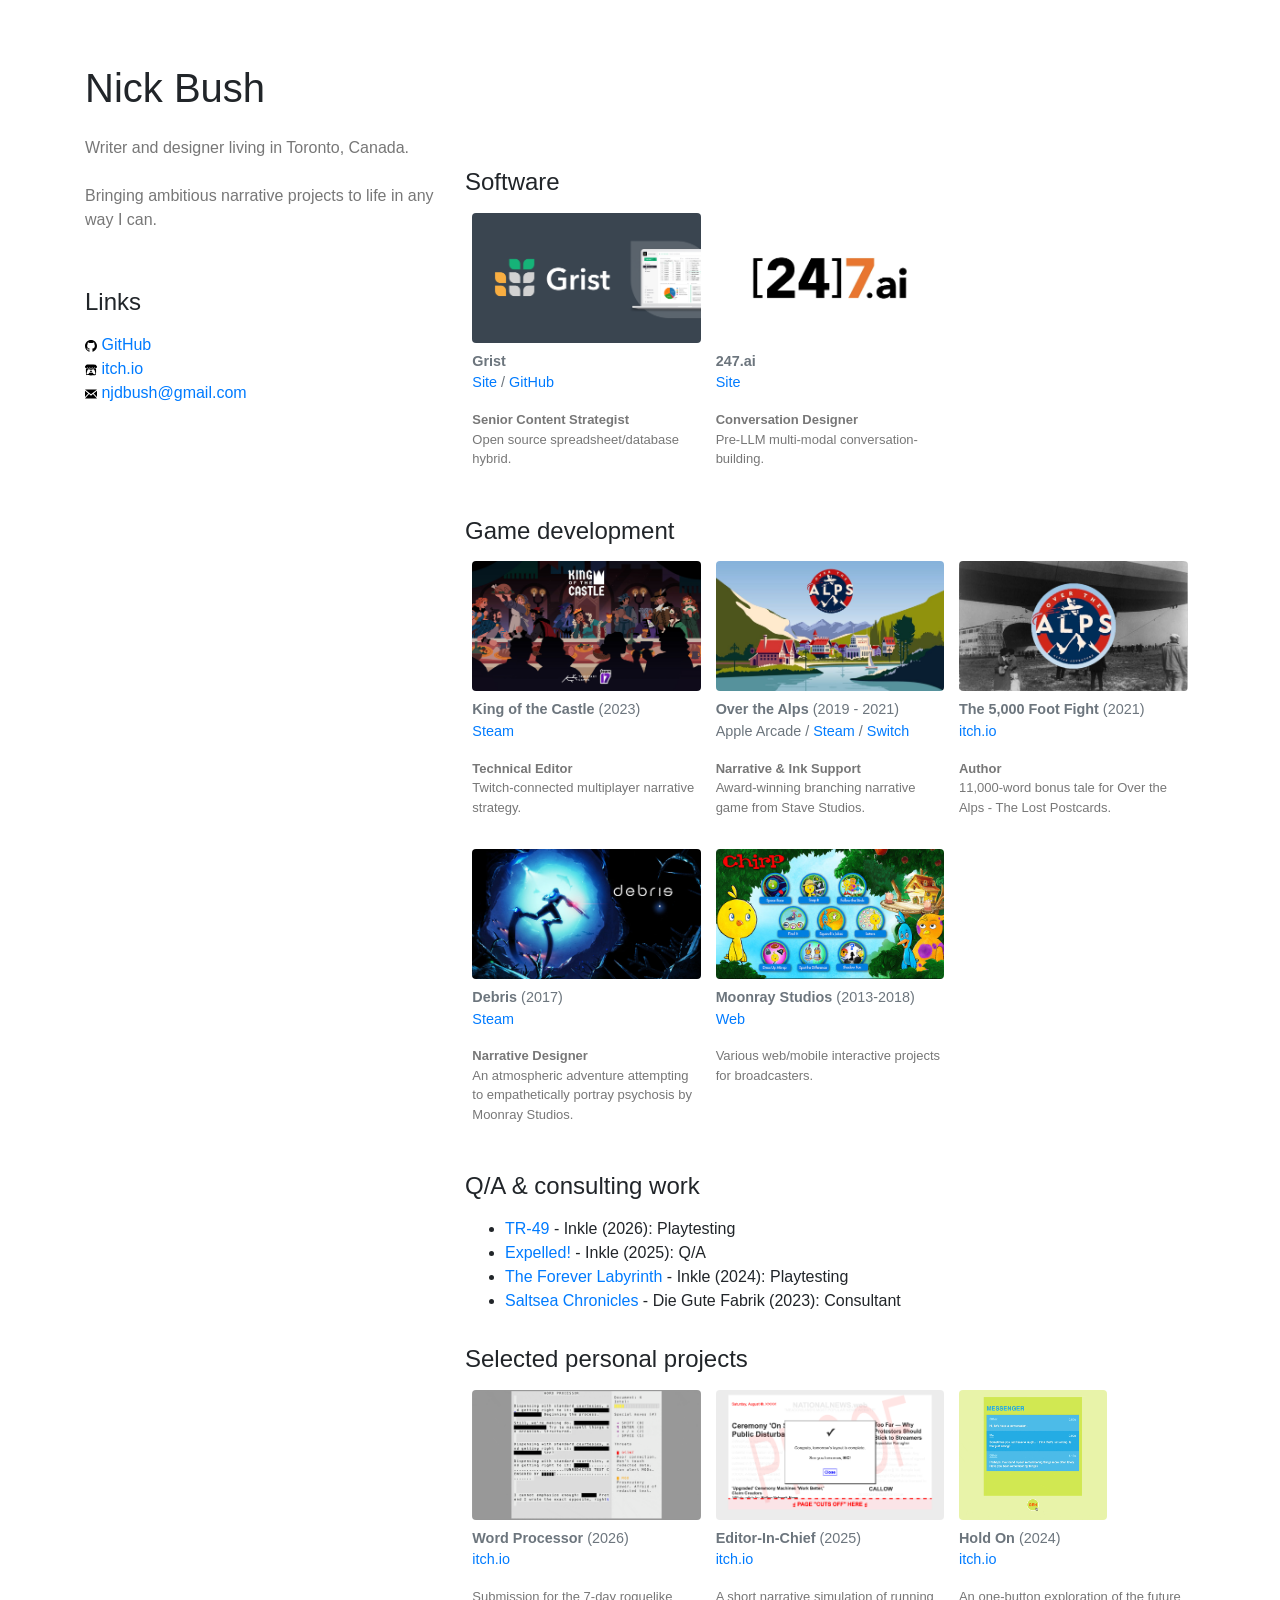
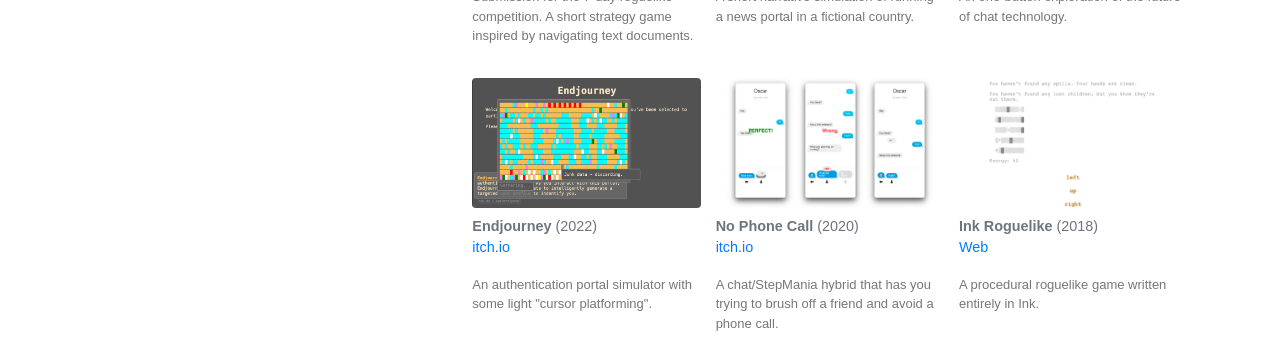
<file: index.html>
<!doctype html>
<html lang="en">
  <head><meta http-equiv="Content-Type" content="text/html; charset=windows-1252">
    
    <!-- Required meta tags -->
    <meta charset="utf-8">
    <meta name="viewport" content="width=device-width, initial-scale=1, shrink-to-fit=no">

    <!-- Bootstrap CSS -->
    <link rel="stylesheet" href="https://stackpath.bootstrapcdn.com/bootstrap/4.4.1/css/bootstrap.min.css" integrity="sha384-Vkoo8x4CGsO3+Hhxv8T/Q5PaXtkKtu6ug5TOeNV6gBiFeWPGFN9MuhOf23Q9Ifjh" crossorigin="anonymous">
    <!-- Custom CSS -->
    <link rel="stylesheet" href="custom.css">

    <title>Nick Bush</title>
  </head>
  <body>
    <header>
      <div class="blog-header">
        <div class="container">
          <h1 class="blog-title">Nick Bush</h1>
        </div>
      </div>
    </header>

    <main role="main" class="container">

      <div class="row">
        <aside class="col-sm-4 ml-sm-auto blog-sidebar">
          <div class="sidebar-module">
            <p>Writer and designer living in Toronto, Canada.</p>
            <br />
            <p>Bringing ambitious narrative projects to life in any way I can.</p>
            <br />
            <h4 class="blog-post-title">Links</h4>
            <ol class="list-unstyled">
              <!--<li><a href="resume.html">CV</a> (<a href="NickBush_CV.pdf">PDF</a>)</li>
              <li><svg xmlns="http://www.w3.org/2000/svg" width="12" height="12" viewBox="0 0 24 24"><path d="M24 4.557c-.883.392-1.832.656-2.828.775 1.017-.609 1.798-1.574 2.165-2.724-.951.564-2.005.974-3.127 1.195-.897-.957-2.178-1.555-3.594-1.555-3.179 0-5.515 2.966-4.797 6.045-4.091-.205-7.719-2.165-10.148-5.144-1.29 2.213-.669 5.108 1.523 6.574-.806-.026-1.566-.247-2.229-.616-.054 2.281 1.581 4.415 3.949 4.89-.693.188-1.452.232-2.224.084.626 1.956 2.444 3.379 4.6 3.419-2.07 1.623-4.678 2.348-7.29 2.04 2.179 1.397 4.768 2.212 7.548 2.212 9.142 0 14.307-7.721 13.995-14.646.962-.695 1.797-1.562 2.457-2.549z"/></svg> <a href="https://twitter.com/njdbush" target="_blank">njdbush</a></li>-->
              <li><svg xmlns="http://www.w3.org/2000/svg" width="12" height="12" viewBox="0 0 24 24"><path d="M12 0c-6.626 0-12 5.373-12 12 0 5.302 3.438 9.8 8.207 11.387.599.111.793-.261.793-.577v-2.234c-3.338.726-4.033-1.416-4.033-1.416-.546-1.387-1.333-1.756-1.333-1.756-1.089-.745.083-.729.083-.729 1.205.084 1.839 1.237 1.839 1.237 1.07 1.834 2.807 1.304 3.492.997.107-.775.418-1.305.762-1.604-2.665-.305-5.467-1.334-5.467-5.931 0-1.311.469-2.381 1.236-3.221-.124-.303-.535-1.524.117-3.176 0 0 1.008-.322 3.301 1.23.957-.266 1.983-.399 3.003-.404 1.02.005 2.047.138 3.006.404 2.291-1.552 3.297-1.23 3.297-1.23.653 1.653.242 2.874.118 3.176.77.84 1.235 1.911 1.235 3.221 0 4.609-2.807 5.624-5.479 5.921.43.372.823 1.102.823 2.222v3.293c0 .319.192.694.801.576 4.765-1.589 8.199-6.086 8.199-11.386 0-6.627-5.373-12-12-12z"/></svg> <a href="https://github.com/nbush" target="_blank">GitHub</a></li>
              <li><svg xmlns="http://www.w3.org/2000/svg" width="12" height="12" viewBox="0 0 245.371 220.736"><path d="M31.99 1.365C21.287 7.72.2 31.945 0 38.298v10.516C0 62.144 12.46 73.86 23.773 73.86c13.584 0 24.902-11.258 24.903-24.62 0 13.362 10.93 24.62 24.515 24.62 13.586 0 24.165-11.258 24.165-24.62 0 13.362 11.622 24.62 25.207 24.62h.246c13.586 0 25.208-11.258 25.208-24.62 0 13.362 10.58 24.62 24.164 24.62 13.585 0 24.515-11.258 24.515-24.62 0 13.362 11.32 24.62 24.903 24.62 11.313 0 23.773-11.714 23.773-25.046V38.298c-.2-6.354-21.287-30.58-31.988-36.933C180.118.197 157.056-.005 122.685 0c-34.37.003-81.228.54-90.697 1.365zm65.194 66.217a28.025 28.025 0 0 1-4.78 6.155c-5.128 5.014-12.157 8.122-19.906 8.122a28.482 28.482 0 0 1-19.948-8.126c-1.858-1.82-3.27-3.766-4.563-6.032l-.006.004c-1.292 2.27-3.092 4.215-4.954 6.037a28.5 28.5 0 0 1-19.948 8.12c-.934 0-1.906-.258-2.692-.528-1.092 11.372-1.553 22.24-1.716 30.164l-.002.045c-.02 4.024-.04 7.333-.06 11.93.21 23.86-2.363 77.334 10.52 90.473 19.964 4.655 56.7 6.775 93.555 6.788h.006c36.854-.013 73.59-2.133 93.554-6.788 12.883-13.14 10.31-66.614 10.52-90.474-.022-4.596-.04-7.905-.06-11.93l-.003-.045c-.162-7.926-.623-18.793-1.715-30.165-.786.27-1.757.528-2.692.528a28.5 28.5 0 0 1-19.948-8.12c-1.862-1.822-3.662-3.766-4.955-6.037l-.006-.004c-1.294 2.266-2.705 4.213-4.563 6.032a28.48 28.48 0 0 1-19.947 8.125c-7.748 0-14.778-3.11-19.906-8.123a28.025 28.025 0 0 1-4.78-6.155 27.99 27.99 0 0 1-4.736 6.155 28.49 28.49 0 0 1-19.95 8.124c-.27 0-.54-.012-.81-.02h-.007c-.27.008-.54.02-.813.02a28.49 28.49 0 0 1-19.95-8.123 27.992 27.992 0 0 1-4.736-6.155zm-20.486 26.49l-.002.01h.015c8.113.017 15.32 0 24.25 9.746 7.028-.737 14.372-1.105 21.722-1.094h.006c7.35-.01 14.694.357 21.723 1.094 8.93-9.747 16.137-9.73 24.25-9.746h.014l-.002-.01c3.833 0 19.166 0 29.85 30.007L210 165.244c8.504 30.624-2.723 31.373-16.727 31.4-20.768-.773-32.267-15.855-32.267-30.935-11.496 1.884-24.907 2.826-38.318 2.827h-.006c-13.412 0-26.823-.943-38.318-2.827 0 15.08-11.5 30.162-32.267 30.935-14.004-.027-25.23-.775-16.726-31.4L46.85 124.08C57.534 94.073 72.867 94.073 76.7 94.073zm45.985 23.582v.006c-.02.02-21.863 20.08-25.79 27.215l14.304-.573v12.474c0 .584 5.74.346 11.486.08h.006c5.744.266 11.485.504 11.485-.08v-12.474l14.304.573c-3.928-7.135-25.79-27.215-25.79-27.215v-.006l-.003.002z"/></svg> <a href="https://bushn.itch.io/" target="_blank">itch.io</a></li>
              <li><svg xmlns="http://www.w3.org/2000/svg" width="12" height="12" viewBox="0 0 24 24"><path d="M12 12.713l-11.985-9.713h23.971l-11.986 9.713zm-5.425-1.822l-6.575-5.329v12.501l6.575-7.172zm10.85 0l6.575 7.172v-12.501l-6.575 5.329zm-1.557 1.261l-3.868 3.135-3.868-3.135-8.11 8.848h23.956l-8.11-8.848z"/></svg> <a href="mailto:njdbush@gmail.com">njdbush@gmail.com</a></li>
            </ol>
          </div>
        </aside>

        <div class="col-sm-8 blog-main">

          <div class="blog-post">
            <h4 class="blog-post-title">Software</h4>
            <div class="grid-wrapper">
              <div class="img-parent">
                <figure class="figure">
                  <img src="img/2026-grist.png" class="figure-img img-fluid rounded" alt="Grist">
                  <figcaption class="figure-caption"><b>Grist</b>
                    <br /><a href="https://www.getgrist.com/" target="_blank">Site</a> / <a href="https://github.com/gristlabs/grist-core" target="_blank">GitHub</a></figcaption>
                </figure>
                <p><b>Senior Content Strategist</b> <br />Open source spreadsheet/database hybrid.</p>
              </div>
              <div class="img-parent">
                <figure class="figure">
                  <img src="img/2026-247.png" class="figure-img img-fluid rounded" alt="Grist">
                  <figcaption class="figure-caption"><b>247.ai</b>
                    <br /><a href="https://www.247.ai/" target="_blank">Site</a></figcaption>
                </figure>
                <p><b>Conversation Designer</b> <br />Pre-LLM multi-modal conversation-building.</p>
              </div>
            </div>
          </div>

          <div class="blog-post">
            <h4 class="blog-post-title">Game development</h4>
            <div class="grid-wrapper">
              <div class="img-parent">
                <figure class="figure">
                  <img src="img/2026-kotc.jpg" class="figure-img img-fluid rounded" alt="King of the Castle">
                  <figcaption class="figure-caption"><b>King of the Castle</b> (2023)
                    <br /> <a href="https://store.steampowered.com/app/1839880/" target="_blank">Steam</a></figcaption>
                </figure>
                <p><b>Technical Editor</b> <br />Twitch-connected multiplayer narrative strategy.</p>
              </div>

              <div class="img-parent">
                <figure class="figure">
                  <img src="img/2026-ota.jpg" class="figure-img img-fluid rounded" alt="Over the Alps">
                  <figcaption class="figure-caption"><b>Over the Alps</b> (2019 - 2021)
                    <br /> Apple Arcade / <a href="https://store.steampowered.com/app/1227400" target="_blank">Steam</a> / <a href="https://www.nintendo.com/games/detail/over-the-alps-switch/" target="_blank">Switch</a></figcaption>
                </figure>
                <p><b>Narrative & Ink Support</b> <br />Award-winning branching narrative game from Stave Studios.</p>
              </div>

              <div class="img-parent">
                <figure class="figure">
                  <img src="img/2026-ota-5000.jpg" class="figure-img img-fluid rounded" alt="The Five Thousand Foot Fight">
                  <figcaption class="figure-caption"><b>The 5,000 Foot Fight</b> (2021)
                    <br /> <a href="https://overthealps.itch.io/the-five-thousand-foot-fight" target="_blank">itch.io</a></figcaption>
                </figure>
                <p><b>Author</b> <br />11,000-word bonus tale for Over the Alps - The Lost Postcards.</p>
              </div>

              <div class="img-parent">
                <figure class="figure">
                  <img src="img/2026-debris.jpg" class="figure-img img-fluid rounded" alt="Debris">
                  <figcaption class="figure-caption"><b>Debris</b> (2017)
                    <br /> <a href="https://store.steampowered.com/app/669660/Debris/" target="_blank">Steam</a></figcaption>
                </figure>
                <p><b>Narrative Designer</b> <br />An atmospheric adventure attempting to empathetically portray psychosis by Moonray Studios.</p>
              </div>

              <div class="img-parent">
                <figure class="figure">
                  <img src="img/2026-chirp.jpg" class="figure-img img-fluid rounded" alt="Moonray Studios">
                  <figcaption class="figure-caption"><b>Moonray Studios</b> (2013-2018)
                    <br /> <a href="http://moonraystudios.com/" target="_blank">Web</a>
                    </figcaption>
                </figure>
                <p>Various web/mobile interactive projects for broadcasters.</p>
              </div>
            </div>
          </div>

          <div class="blog-post">
            <h4 class="blog-post-title">Q/A & consulting work</h4>
            <div class="">
              <ul>
                <li><a href="https://store.steampowered.com/app/3838370/TR49/" target="_blank">TR-49</a> - Inkle (2026): Playtesting</li>
                <li><a href="https://store.steampowered.com/app/2963890/Expelled/" target="_blank">Expelled!</a> - Inkle (2025): Q/A</li>
                <li><a href="https://artsandculture.google.com/experiment/the-forever-labyrinth/WAG_QoNY4_4vOQ?hl=en" target="_blank">The Forever Labyrinth</a> - Inkle (2024): Playtesting</li>
                <li><a href="https://store.steampowered.com/app/1419620/Saltsea_Chronicles/en" target="_blank">Saltsea Chronicles</a> - Die Gute Fabrik (2023): Consultant</li>
              </ul>
            </div>
          </div>

          <div class="blog-post">
            <h4 class="blog-post-title">Selected personal projects</h4>
            <div class="grid-wrapper">

              <div class="img-parent">
                <figure class="figure">
                  <img src="img/2026-wp.gif" class="figure-img img-fluid rounded" alt="Word Processor">
                  <figcaption class="figure-caption"><b>Word Processor</b> (2026)
                    <br /> <a href="https://bushn.itch.io/word-processor" target="_blank">itch.io</a>
                  </figcaption>
                </figure>
                <p>Submission for the 7-day roguelike competition. A short strategy game inspired by navigating text documents.</p>
              </div>

              <div class="img-parent">
                <figure class="figure">
                  <img src="img/2026-eic.png" class="figure-img img-fluid rounded" alt="Editor-In-Chief">
                  <figcaption class="figure-caption"><b>Editor-In-Chief</b> (2025)
                    <br /> <a href="https://bushn.itch.io/eic" target="_blank">itch.io</a>
                  </figcaption>
                </figure>
                <p>A short narrative simulation of running a news portal in a fictional country.</p>
              </div>

              <div class="img-parent">
                <figure class="figure">
                  <img src="img/2026-holdon.gif" class="figure-img img-fluid rounded" alt="Hold On">
                  <figcaption class="figure-caption"><b>Hold On</b> (2024)
                    <br /> <a href="https://bushn.itch.io/hold-on" target="_blank">itch.io</a>
                  </figcaption>
                </figure>
                <p>An one-button exploration of the future of chat technology.</p>
              </div>

              <div class="img-parent">
                <figure class="figure">
                  <img src="img/end.png" class="figure-img img-fluid rounded" alt="Endjourney">
                  <figcaption class="figure-caption"><b>Endjourney</b> (2022)
                    <br /> <a href="https://bushn.itch.io/endjourney" target="_blank">itch.io</a>
                  </figcaption>
                </figure>
                <p>An authentication portal simulator with some light "cursor platforming".</p>
              </div>

              <div class="img-parent">
                <figure class="figure">
                  <img src="img/no_phone_call.png" class="figure-img img-fluid rounded" alt="No Phone Call">
                  <figcaption class="figure-caption"><b>No Phone Call</b> (2020)
                    <br /> <a href="https://bushn.itch.io/no-phone-call" target="_blank">itch.io</a>
                  </figcaption>
                </figure>
                <p>A chat/StepMania hybrid that has you trying to brush off a friend and avoid a phone call.</p>
              </div>

              <div class="img-parent">
                <figure class="figure">
                  <img src="img/dark_aisle.png" class="figure-img img-fluid rounded" alt="Ink Roguelike">
                  <figcaption class="figure-caption"><b>Ink Roguelike</b> (2018)
                    <br /> <a href="https://github.com/nbush/ink_roguelike" target="_blank">Web</a>
                  </figcaption>
                </figure>
                <p>A procedural roguelike game written entirely in Ink.</p>
              </div>

              <!--
              <div class="img-parent">
                <figure class="figure">
                  <img src="img/house_party.png" class="figure-img img-fluid rounded" alt="House Party">
                  <figcaption class="figure-caption"><b>House Party</b> (2019)
                    <br /> <a href="https://bushn.itch.io/house-party" target="_blank">itch.io</a>
                  </figcaption>
                </figure>
                <p>InkJam 2019 submission. Ink-based roguelike built with rot.js in 72 hours.</p>
              </div>

              <div class="img-parent">
                <figure class="figure">
                  <img src="img/life_objective.png" class="figure-img img-fluid rounded" alt="Life Objective">
                  <figcaption class="figure-caption"><b>Life Objective</b> (2014)
                    <br /> <a href="http://bushn.pythonanywhere.com/" target="_blank">Web</a>           
                  </figure>
                  <p>A quantitative social network built in Python/Flask.</p>
              </div>

              <div class="img-parent">
                <figure class="figure">
                  <img src="img/headache.png" class="figure-img img-fluid rounded" alt="Headache">
                  <figcaption class="figure-caption"><b>Headache</b> (2013)
                    <br /> <a href="http://nbush.github.io/headache/" target="_blank">Web</a>
                  </figcaption>
                </figure>
                <p>A plaintext obfuscation joke. </p>
              </div>

              <div class="img-parent">
                <figure class="figure">
                  <img src="img/depth.png" class="figure-img img-fluid rounded" alt="Depth">
                  <figcaption class="figure-caption"><b>Depth</b> (2013)
                    <br /> <a href="http://nbush.github.io/depth/" target="_blank">Web</a>
                  </figcaption>
                </figure>
                <p>A CSS/JS depth-of-field test.</p>
              </div>
            -->
            </div>
            
          </div>

        </div><!-- /.blog-main -->

      </div><!-- /.row -->

    </main><!-- /.container -->
  </body>
</html>
</file>
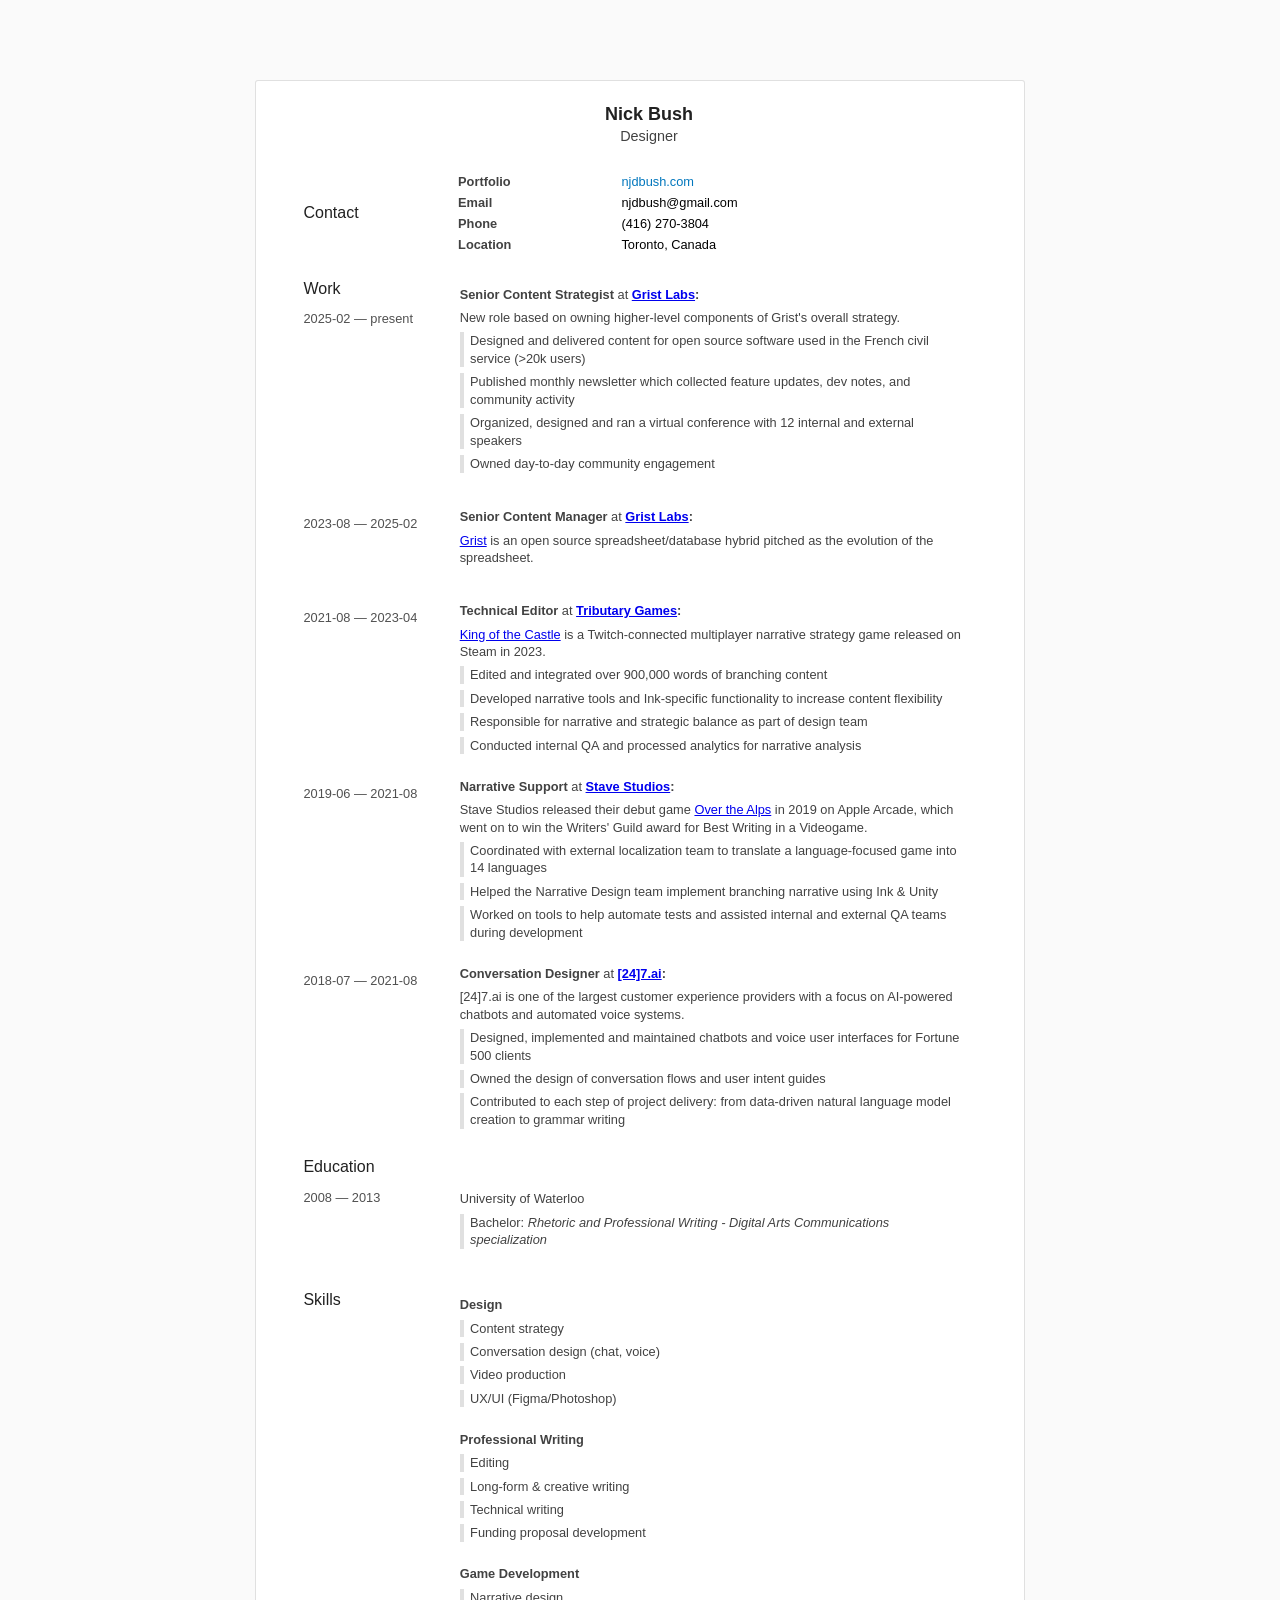
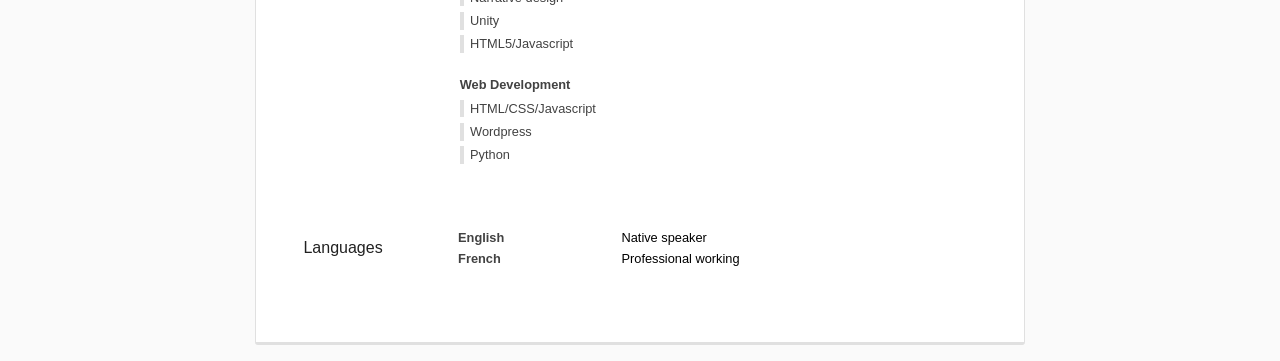
<file: resume.html>
<!DOCTYPE html>
<html>
<head>
  <meta charset="utf-8">
  <meta name="viewport" content="width=device-width, user-scalable=no, minimal-ui">
  <title>Nick Bush</title>

  <style>
    body, html {
      font-family: "Open Sans", sans-serif;
      font-size: 12pt;
      padding-top:2.5em;
      margin:0;
      background-color:#fafafa;
      line-height: 1.1em;
    }
    
    .note {
      display:block;
      position: absolute;
      top:10px;
      left:10px;
      font-size: 0.6em;
    }
    
    .new {
      background-color: #81C784;
      border: 1px solid #757575;
      padding: 1px;
      border-radius: 4px;
    }
    
    /* Header */
    
    header {
      width:100%;
      vertical-align: middle;
      text-align: center;
    }
    
    .header-content {
      display: inline-block;
    }
    
    .header-text {
      margin-top:0.5em;
      margin-left:1em;
      font-size: large;
      font-weight: bold;
    }
    
    header p {
      text-align:center;
      margin:0;
      color: #212121;
    }
    
    .first-name {
        font-size: 1.05em;
    }
    
    .subtitle {
      padding-top:.3em;
      font-size:0.8em;
      font-weight:500;
      color: #424242;
    }
    
    /* Information */
    
    .paper {
      margin: 0 auto;
      margin-bottom:1em;
      
      background-color:white;
      width:60%;
      
      padding:1em 0 1em 0;
      
      border-top: 1px solid #e0e0e0;
      border-left: 1px solid #e0e0e0;
      border-right: 1px solid #e0e0e0;
      border-bottom: 3px solid #e0e0e0;
      border-radius:3px;
    }
    
    @media(max-width:992px) {
      .paper {
        width:80%;
      }
    }
    
    /* Content Part */
    
    .content-wrapper {
      padding-right:7.25%;
    }
    
    .content {
      display:table;
      width:100%;
      
      padding-top:1.5em;
      
      /*border-top: 1px solid #eeeeee;*/
    }
    
    .content:last-child {
      margin-bottom: 2em;
    }
    
    body > div > article > div > section:last-child {
      padding-bottom:1.5em;
    }
    
    .row {
        display:table-row;
    }
    .row div {
        display:table-cell;
    }
    
    .content-cat {
      color: #212121;
      
      vertical-align:middle;
    
      padding-left:6.66%;
      width:25%;
    }
    
    .content-cat p {
      font-size:0.8em;
      font-weight:400;
      color: #505050;
      margin-bottom:0;
    }
    
    .big-text {
      vertical-align:top;
    }
    
    .content-text ul {
      padding:0;
      margin:0;
      margin-top:0.15em;
      
      width:85%;
      margin-left:1.5em;
    }
    
    .content-text ul:last-child {
      margin-bottom:0.5em;
    }
    
    .content-text ul li {
      font-size:0.8em;
      
      display:inline-block;
    }
    
    .content-text ul li:first-child {
      width:35%;
      
      color: #424242;
      
      font-weight:600;
    }
    
    .content-text ul li a, div.content-text.work-listing.education-listing > p > strong > a {
      text-decoration: none;
      color: #0277bd;
    }
    
    .content-text ul li a:hover {
      color:#4fc3f7;
    }
    
    .work-listing p {
      font-size:0.8em;
      
      color: #424242;
      
      margin-left:2em;
      margin-top:0.45em;
      margin-bottom: 0.45em;
    }
    
    div.content-text.work-listing.education-listing > p:nth-child(2) {
      margin-top:0.25em;
    }
    
    .work-listing .highlight {
      font-size:0.8em;
      font-weight:400;
      
      color: #424242;
      
      padding-left:0.5em;
      
      border-left:4px solid #e0e0e0;
      
    }
    
    .education-listing > .heading {
      font-weight:600;
      
      margin-top:0.75em;
      margin-left:2em;
    }
    
    .education-listing > .highlight {
      margin-left:3.25em;
    }
    
    .highlight {
      transition: border .33s ease-in;
    }
    
    .profiles-listing ul li, .profiles-listing ul li:first-child {
      width:32%;
      font-weight: normal;
    }
    
    .work-content, .education-content {
      padding-top: .75em;
    }
    
    section.content.education-content > div > div.content-cat {
      vertical-align: top;
    }
    
    div.content-text.skills-listing > p {
      font-size:0.8em;
      font-weight:400;
    
      margin-left: 2em;
      margin-top: 0.45em;
      margin-bottom: 0.45em;
    }
    
    div.content-text.skills-listing > p > {
      color:#212121;
    }
    
    @media screen and (max-width: 600px) {
      body, html {
        padding-top: 30px;
      }
    
      .paper {
        width:95%;
      }
    
      .row div {
        display: block;
      }
    
      .content-cat {
        width: 100%;
      }
    
      .content-text ul li {
        width: 100%;
      }
    
      .content-text ul li:first-child {
        width: 100%;
      }
      
      .education-listing > .highlight {
        margin-left: 30px;
      }
    }</style>
    
    <style media="print">
    body, html {
      background-color: white;
      padding-top: 1.5em;
    }
    
    .paper {
      width:100%;
      border: 0;
    
      padding-top: 0;
    }
    
    header p {
      font-size: 1.3em;
    }
    
    .subtitle {
      font-size: 0.7em;
    }
    
    .header-pic {
      float:left;
    }
    
    .profiles {
      display:none;
    }
    
    .content {
      page-break-inside:avoid; 
      page-break-after:auto;
    }
    
    .header-text {
      float:left;
      margin-top: -1.6em;
    }
    
    .content-wrapper > .content:first-child {
      padding-top: 2em;
    }
    
    .content:last-child {
      padding-bottom: 0;
    }
    
    .content-cat {
      width:33%;
      color:black;
      text-align: left;
    }
    
    .content-cat p {
      font-size:0.8em;
      font-weight: 600;
    }
    
    header p, .content-text, .work-listing p, .content-text ul li:first-child, .work-listing .highlight, .content-text.skills-listing > ul > li > .highlight {
      color:black;
    }
    
    .content-text.skills-listing > ul > li span, .subtitle {
      color:#212121;
    }
    
    .content-text ul:last-child {
      margin-bottom: 0.25em;
    }
    
    .content-text ul li:first-child {
      width:50%;
    }
    
    .profiles-listing ul li:first-child {
      width:32%;
    }
    
    div.content-text.skills-listing > ul > li {
      width:33%;
    }
    
    .work-listing p {
      margin-bottom: 0.1em;
    }
    
    div.content-text.skills-listing > ul > li > p {
      margin-top: 0.4em;
      margin-bottom: 0.5em;
    }
    
    div.content-text.skills-listing > ul > li {
      padding-left: 1.5em;
    }
    
    div.content-text.skills-listing > ul > li:first-child {
      padding-left: 2em;
    }
    
    .note {
      display:none;
    }
    
    .content-text:hover {
      border-left:1px solid #eeeeee;
    }
    
    .content-text ul li a:hover {
      color:#4fc3f7;
    }
    
    .highlight:hover, .content-text.skills-listing > ul > li > .highlight:hover {
      border-left:1px solid #eeeeee;
    }
    
    .big-text {
      padding-top: 0;
    }
    </style>
</head>
<body>
  <div class="resume-wrapper">
    <article class="paper">
        <header>
          <div class="header-content">
            <div class="header-text">
              <p>
                Nick Bush
              </p>
              <p class="subtitle">Designer</p>
            </div>
          </div>
        </header>
        <div class="content-wrapper">
          <!-- CONTACT -->
          <section class="content">
            <div class="row">
              <div class="content-cat">
                Contact
              </div>
              <div class="content-text">
                  <ul>
                    <li>Portfolio</li>
                    <li><a href="http://njdbush.com/">njdbush.com</a></li>
                  </ul>
                  <!-- <ul>
                    <li>GitHub</li>
                    <li><a href="https://github.com/nbush" target="_blank">github.com/nbush</a></li>
                  </ul> -->
                  <!-- <ul>
                    <li>itch</li>
                    <li><a href="https://bushn.itch.io/" target="_blank">bushn.itch.io/</a></li>
                  </ul> -->
                  <ul>
                    <li>Email</li>
                    <li>njdbush@gmail.com</li>
                  </ul>
                  <ul>
                    <li>Phone</li>
                    <li>(416) 270-3804</li>
                  </ul>
                  <ul style="margin-bottom: 0.15em;">
                      <li>Location</li>
                      <li>Toronto, Canada</li>
                  </ul>
              </div>
            </div>
          </section>
                <section class="content">
                  <div class="row">
                    <div class="content-cat big-text">
                        Work
                          <p>2025-02 — present</p>
                    </div>
                    <div class="content-text work-listing">
                          <p>
                          <strong>Senior Content Strategist</strong>
                          at <strong><a href="https://www.getgrist.com/" target="_blank">Grist Labs</a>:</strong>
                        </p>
                        <p>New role based on owning higher-level components of Grist's overall strategy.</p>
                          <p class="highlight">Designed and delivered content for open source software used in the French civil service (>20k users)</p>
                          <p class="highlight">Published monthly newsletter which collected feature updates, dev notes, and community activity</p>
                          <p class="highlight">Organized, designed and ran a virtual conference with 12 internal and external speakers</p>
                          <p class="highlight">Owned day-to-day community engagement</p>
                    </div>
                  </div>
                </section>
                <section class="content">
                  <div class="row">
                    <div class="content-cat big-text">
                          <p>2023-08 — 2025-02</p>
                    </div>
                    <div class="content-text work-listing">
                          <p>
                          <strong>Senior Content Manager</strong>
                          at <strong><a href="https://www.getgrist.com/" target="_blank">Grist Labs</a>:</strong>
                        </p>
                        <p><a href="https://github.com/gristlabs/grist-core" target="_blank">Grist</a> is an open source spreadsheet/database hybrid pitched as the evolution of the spreadsheet.</p>
                          <!-- <p class="highlight">TBD</p>
                          <p class="highlight">TBD</p>
                          <p class="highlight">Organized, designed and ran a virtual conference the Grist community with 12 internal and external speakers</p>
                          <p class="highlight">TBD</p> -->
                    </div>
                  </div>
                </section>
                <section class="content">
                  <div class="row">
                    <div class="content-cat big-text">
                          <p>2021-08 — 2023-04</p>
                    </div>
                    <div class="content-text work-listing">
                          <p>
                          <strong>Technical Editor</strong>
                          at <strong><a href="https://store.steampowered.com/app/1839880/" target="_blank">Tributary Games</a>:</strong>
                        </p>
                        <p><a href="https://store.steampowered.com/app/1839880/" target="_blank">King of the Castle</a> is a Twitch-connected multiplayer narrative strategy game released on Steam in 2023.</p>
                          <p class="highlight">Edited and integrated over 900,000 words of branching content</p>
                          <p class="highlight">Developed narrative tools and Ink-specific functionality to increase content flexibility</p>
                          <p class="highlight">Responsible for narrative and strategic balance as part of design team</p>
                          <p class="highlight">Conducted internal QA and processed analytics for narrative analysis</p>
                    </div>
                  </div>
                </section>
                <section class="content work-content">
                  <div class="row">
                    <div class="content-cat big-text">
                          <p>2019-06 — 2021-08</p>
                    </div>
                    <div class="content-text work-listing">
                          <p>
                          <strong>Narrative Support</strong>
                          at <strong><a href="https://store.steampowered.com/app/1227400" target="_blank">Stave Studios</a>:</strong>
                        </p>
                        <p>Stave Studios released their debut game <a href="https://store.steampowered.com/app/1227400" target="_blank">Over the Alps</a> in 2019 on Apple Arcade, which went on to win the Writers' Guild award for Best Writing in a Videogame.</p>
                          <p class="highlight">Coordinated with external localization team to translate a language-focused game into 14 languages</p>
                          <p class="highlight">Helped the Narrative Design team implement branching narrative using Ink & Unity</p>
                          <p class="highlight">Worked on tools to help automate tests and assisted internal and external QA teams during development</p>
                    </div>
                  </div>
                </section>
                <section class="content work-content">
                  <div class="row">
                    <div class="content-cat big-text">
                          <p>2018-07 — 2021-08</p>
                    </div>
                    <div class="content-text work-listing">
                          <p>
                          <strong>Conversation Designer</strong>
                          at <strong><a href="https://www.247.ai/" target="_blank">[24]7.ai</a>:</strong>
                        </p>
                        <p>[24]7.ai is one of the largest customer experience providers with a focus on AI-powered chatbots and automated voice systems.</p>
                          <p class="highlight">Designed, implemented and maintained chatbots and voice user interfaces for Fortune 500 clients</p>
                          <p class="highlight">Owned the design of conversation flows and user intent guides</p>
                          <p class="highlight">Contributed to each step of project delivery: from data-driven natural language model creation to grammar writing</p>
                    </div>
                  </div>
                </section>
                <!-- <section class="content work-content">
                    <div class="row">
                      <div class="content-cat big-text">
                            <p>2013-11 — 2017-12</p>
                      </div>
                      <div class="content-text work-listing">
                            <p>
                            <strong>Project Lead</strong>
                            at <strong><a href="http://moonraystudios.com" target="_blank">Moonray Studios</a>:</strong>
                          </p>
                          <p>Moonray Studios specializes in digital media, from interactive productions for broadcasters (web/mobile) to original independent PC games.</p>
                            <p class="highlight">Created successful funding proposals for <a href="http://debristhegame.com/" target="_blank">Debris</a> and several other projects, raising $1.7M in the process</p>
                            <p class="highlight">Wrote and designed <i>Debris'</i> narrative and oversaw voice recording and technical implementation into Unity</p>
                            <p class="highlight">Worked with top Canadian broadcasters like CBC and Teletoon to deliver coproductions on time and on budget</p>
                        </div>
                    </div>
                  </section> -->

                <section class="content">
                  <div class="row">
                    <div class="content-cat big-text">
                        Education
                          <p>2008 — 2013</p>
                    </div>
                    <div class="content-text work-listing">
                        <p class="heading" style="margin-top:2.5em;">University of Waterloo</p>
                        <p class="highlight">
                          Bachelor:
                          <i>Rhetoric and Professional Writing - Digital Arts Communications specialization </i>
                        </p>
                    </div>
                  </div>
                </section>

          <section class="content">
            <div class="row">
              <div class="content-cat" style="vertical-align:top;padding-top:0.75em">
                Skills
              </div>
              <section class="content work-content">
                <div class="row">
                  <div class="content-text work-listing">
                    <p>
                      <strong>Design</strong>
                    </p>
                      <p class="highlight">Content strategy</p>
                      <p class="highlight">Conversation design (chat, voice)</p>
                      <p class="highlight">Video production</p>
                      <p class="highlight">UX/UI (Figma/Photoshop)</p>
                  </div>
                </div>
              </section>
              <section class="content work-content">
                <div class="row">
                  <div class="content-text work-listing">
                      <p>
                      <strong>Professional Writing</strong>
                    </p>
                      <p class="highlight">Editing</p>
                      <p class="highlight">Long-form & creative writing</p>
                      <p class="highlight">Technical writing</p>
                      <p class="highlight">Funding proposal development</p>
                  </div>
                </div>
              </section>
              <section class="content work-content">
                <div class="row">
                  <div class="content-text work-listing">
                      <p>
                      <strong>Game Development</strong>
                    </p>
                      <p class="highlight">Narrative design</p>
                      <p class="highlight">Unity</p>
                      <p class="highlight">HTML5/Javascript</p>
                  </div>
                </div>
              </section>
              <section class="content work-content">
                <div class="row">
                  <div class="content-text work-listing">
                      <p>
                      <strong>Web Development</strong>
                    </p>
                      <p class="highlight">HTML/CSS/Javascript</p>
                      <p class="highlight">Wordpress</p>
                      <p class="highlight">Python</p>
                  </div>
                </div>
              </section>
            </div>
          </section>

  <!-- LANGUAGE -->
            <section class="content">
              <div class="row">
                <div class="content-cat">
                  Languages
                </div>
                <div class="content-text">
                    <ul>
                        <li>English</li>
                        <li>Native speaker</li>
                    </ul>
                    <ul style="margin-bottom: 0.15em;">
                        <li>French</li>
                        <li>Professional working</li>
                    </ul>
                </div>
              </div>
            </section>
        </div>
    </article>
  </div>
</body>
</html>
</file>
<file: custom.css>
h1 {
    margin-bottom: 1.5rem;
    letter-spacing: 0px;
    -webkit-animation-name: example; /* Safari 4.0 - 8.0 */
    -webkit-animation-duration: 30s; /* Safari 4.0 - 8.0 */
    animation-name: expand;
    animation-duration: 30s;
    animation-iteration-count: infinite;
    animation-direction: alternate;
}

h4 {
    margin: 2rem 0 1rem 0;
    letter-spacing: 0px;
    -webkit-animation-name: example; /* Safari 4.0 - 8.0 */
    -webkit-animation-duration: 40s; /* Safari 4.0 - 8.0 */
    animation-name: expand;
    animation-duration: 40s;
    animation-delay: 3s;
    animation-iteration-count: infinite;
    animation-direction: alternate;
}

/* Safari 4.0 - 8.0 */
@-webkit-keyframes expand {
    from {letter-spacing: 0px;}
    to {letter-spacing: 5px;}
  }
  
/* Standard syntax */
@keyframes expand {
    from {letter-spacing: 0px;}
    to {letter-spacing: 5px;}
}

header {
    margin-top: 4em;
}

blockquote {
    margin-left: 1em;
    padding: 0.5em;
    background: #cecece;
}

button {
    margin: 1em auto;
    padding: 1em;
}

.blog-sidebar p {
    margin: 0;
    font-size: 1rem;
    color: #777;
}

.blog-sidebar a {
    font-size: 1rem;
}

footer {
    margin-top: 4em;
}

.mobile {
    display: none;
}

.img-parent {
    height: auto;
    padding: 0 3%;
}

.img-parent p {
    font-size: small;
    /* font-weight: lighter; */
    color: #777;
}

.img-parent :hover {
    color: #888;
}

.img-parent :hover img {
    opacity: 0.9;
}

.img-parent img {
    height: 130px;
}

.grid-wrapper {
    display: grid;
    grid-template-columns: repeat(3, 1fr);
    grid-auto-rows: minmax(min-content, max-content);
    row-gap: 1em;
}

@media (max-width: 768px) { 
    h1 {
        font-size: 1.5rem;
    }

    .blog-sidebar p {
        font-size: small;
    }

    .img-parent img {
        height: 60px;
    }

    .img-parent {
        font-size: x-small;
    }

    .img-parent p {
        font-size: xx-small;
    }
 }

@media (max-width: 575.99px) { 
    header {
        margin-top: 1em;
    }

    h4 {
        margin: 1rem 0;
    }

    .desktop {
        display: none;
    }

    .mobile {
        display: block;
    }

    .blog-sidebar p {
        font-size: 100%;
    }

    .blog-sidebar {
        margin-top: 0em;
    }

    .img-parent {
        background-color: #eeeeee;
        font-size: 100%;
        width: 100%;
        margin: 2rem 0;
        padding: 3%;
    }

    .img-parent :hover {
        /* background-color: #fff; */
    }

    .img-parent p {
        font-size: 100%;
    }

    .grid-wrapper {
        display: inline;
    }
 }
</file>
